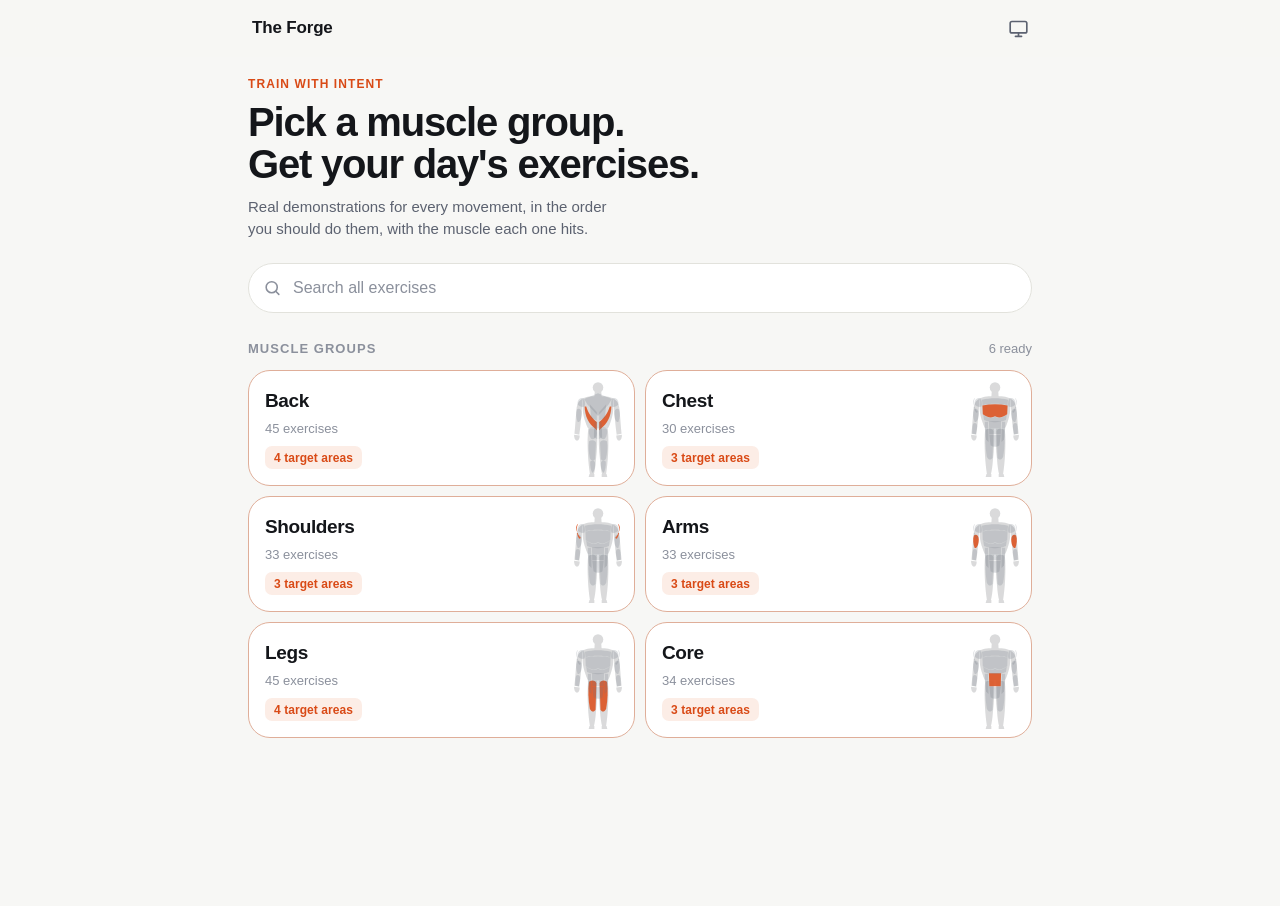
<file: index.html>
<!doctype html>
<html lang="en">
<head>
<meta charset="utf-8">
<meta name="viewport" content="width=device-width, initial-scale=1, viewport-fit=cover">
<title>The Forge — Train with intent</title>
<meta name="description" content="The Forge — real exercise demonstrations by muscle group, with one-tap workout building.">
<meta name="theme-color" content="#0A0B0D">
<link rel="manifest" href="./manifest.webmanifest">
<link rel="icon" href="./icons/icon-192.png" sizes="192x192">
<link rel="apple-touch-icon" href="./icons/apple-touch-icon.png">
<meta name="apple-mobile-web-app-capable" content="yes">
<meta name="apple-mobile-web-app-status-bar-style" content="black-translucent">
<meta name="apple-mobile-web-app-title" content="The Forge">
<link rel="stylesheet" href="./css/app.css">
</head>
<body>
  <header class="bar" id="bar"></header>
  <main id="app"></main>
  <script type="module" src="./js/app.js"></script>
</body>
</html>
</file>
<file: css/app.css>
/* ============================================================
   Tokens.  Light is the base; dark overrides only the colours.
   Theme resolution: [data-theme] wins, otherwise the OS setting.
   ============================================================ */
:root {
  --bg:        #F7F7F5;
  --surface:   #FFFFFF;
  --surface-2: #F0F0ED;
  --surface-3: #E4E4DF;
  --line:      #E2E2DC;
  --line-soft: #EDEDE8;
  --text:      #14161A;
  --text-2:    #5C6270;
  --text-3:    #8B909C;
  --accent:    #D94A16;
  --accent-2:  #B93C0F;
  --accent-bg: #FCEDE6;
  --body:      #2B2F38;
  --equip:     #B4BAC4;
  --equip-solid: #6E7684;
  --ok:        #1F8A4C;
  --shadow:    0 1px 2px rgba(20, 22, 26, .05), 0 8px 24px -12px rgba(20, 22, 26, .16);
  --shadow-lg: 0 2px 6px rgba(20, 22, 26, .06), 0 24px 48px -20px rgba(20, 22, 26, .28);

  --r-sm: 10px; --r: 16px; --r-lg: 22px; --r-xl: 28px;
  --pad: 18px;
  --tap: 44px;
  --maxw: 820px;
  --ease: cubic-bezier(.22, 1, .36, 1);
  color-scheme: light;
}

@media (prefers-color-scheme: dark) {
  :root:not([data-theme="light"]) {
    --bg:        #0A0B0D;
    --surface:   #131519;
    --surface-2: #1A1D22;
    --surface-3: #23272E;
    --line:      #24282F;
    --line-soft: #1B1E24;
    --text:      #F3F5F7;
    --text-2:    #9BA3B0;
    --text-3:    #6B7280;
    --accent:    #FF7A45;
    --accent-2:  #FFA075;
    --accent-bg: #2A1710;
    --body:      #C9D0DA;
    --equip:     #454C58;
    --equip-solid: #7D8593;
    --ok:        #3DD68C;
    --shadow:    0 1px 2px rgba(0, 0, 0, .5), 0 8px 24px -12px rgba(0, 0, 0, .7);
    --shadow-lg: 0 2px 6px rgba(0, 0, 0, .5), 0 24px 48px -20px rgba(0, 0, 0, .8);
    color-scheme: dark;
  }
}

:root[data-theme="dark"] {
  --bg:        #0A0B0D;
  --surface:   #131519;
  --surface-2: #1A1D22;
  --surface-3: #23272E;
  --line:      #24282F;
  --line-soft: #1B1E24;
  --text:      #F3F5F7;
  --text-2:    #9BA3B0;
  --text-3:    #6B7280;
  --accent:    #FF7A45;
  --accent-2:  #FFA075;
  --accent-bg: #2A1710;
  --body:      #C9D0DA;
  --equip:     #454C58;
  --equip-solid: #7D8593;
  --ok:        #3DD68C;
  --shadow:    0 1px 2px rgba(0, 0, 0, .5), 0 8px 24px -12px rgba(0, 0, 0, .7);
  --shadow-lg: 0 2px 6px rgba(0, 0, 0, .5), 0 24px 48px -20px rgba(0, 0, 0, .8);
  color-scheme: dark;
}

/* ============================================================
   Base
   ============================================================ */
* { box-sizing: border-box; }
html, body { height: 100%; }
html { -webkit-text-size-adjust: 100%; }
body {
  margin: 0;
  background: var(--bg);
  color: var(--text);
  font: 400 16px/1.5 ui-sans-serif, -apple-system, "SF Pro Text", "Segoe UI", Roboto, "Helvetica Neue", sans-serif;
  -webkit-font-smoothing: antialiased;
  overscroll-behavior-y: none;
  padding-bottom: env(safe-area-inset-bottom);
}
h1, h2, h3, p { margin: 0; }
button { font: inherit; color: inherit; background: none; border: 0; cursor: pointer; -webkit-tap-highlight-color: transparent; }
:focus-visible { outline: 2px solid var(--accent); outline-offset: 3px; border-radius: 6px; }
[hidden] { display: none !important; }

.wrap { max-width: var(--maxw); margin: 0 auto; padding: 0 var(--pad); }

/* ============================================================
   App bar
   ============================================================ */
.bar {
  position: sticky; top: 0; z-index: 40;
  background: color-mix(in srgb, var(--bg) 82%, transparent);
  backdrop-filter: saturate(180%) blur(16px);
  -webkit-backdrop-filter: saturate(180%) blur(16px);
  border-bottom: 1px solid transparent;
  transition: border-color .2s;
  padding-top: env(safe-area-inset-top);
}
.bar.is-stuck { border-bottom-color: var(--line); }
.bar-in {
  max-width: var(--maxw); margin: 0 auto;
  display: flex; align-items: center; gap: 6px;
  height: 56px; padding: 0 calc(var(--pad) - 8px);
}
.bar-title { font-size: 17px; font-weight: 640; letter-spacing: -.01em; flex: 1; min-width: 0;
  overflow: hidden; text-overflow: ellipsis; white-space: nowrap; }
.icon-btn {
  width: var(--tap); height: var(--tap); flex: none;
  display: grid; place-items: center; border-radius: 12px;
  color: var(--text-2); transition: background .16s, color .16s;
}
.icon-btn:hover { background: var(--surface-2); color: var(--text); }
.icon-btn:active { transform: scale(.94); }
.icon-btn svg { width: 21px; height: 21px; fill: none; stroke: currentColor; stroke-width: 1.9;
  stroke-linecap: round; stroke-linejoin: round; }

/* ============================================================
   Screens & transitions
   ============================================================ */
main { padding: 8px 0 168px; }
.screen { animation: rise .34s var(--ease) both; }
@keyframes rise { from { opacity: 0; transform: translateY(8px); } }

.hero { padding: 10px 0 22px; }
.eyebrow { font-size: 12px; font-weight: 640; letter-spacing: .09em; text-transform: uppercase; color: var(--accent); }
.hero h1 { font-size: clamp(30px, 8vw, 40px); line-height: 1.06; letter-spacing: -.03em; font-weight: 700; margin-top: 8px; }
.hero p { color: var(--text-2); margin-top: 10px; font-size: 15px; max-width: 46ch; }

.section-head { display: flex; align-items: center; justify-content: space-between; gap: 12px; margin: 26px 0 12px; }
.section-head h2 { font-size: 13px; font-weight: 660; letter-spacing: .08em; text-transform: uppercase; color: var(--text-3); }
.section-head .count { font-size: 13px; color: var(--text-3); font-variant-numeric: tabular-nums; }

/* ============================================================
   Buttons
   ============================================================ */
.btn {
  display: inline-flex; align-items: center; justify-content: center; gap: 9px;
  min-height: 52px; padding: 0 22px; width: 100%;
  border-radius: var(--r); font-size: 16px; font-weight: 620; letter-spacing: -.01em;
  background: var(--accent); color: #fff;
  transition: transform .14s var(--ease), filter .16s, box-shadow .16s;
  box-shadow: 0 6px 18px -8px color-mix(in srgb, var(--accent) 70%, transparent);
}
.btn:hover { filter: brightness(1.06); }
.btn:active { transform: scale(.985); }
.btn svg { width: 19px; height: 19px; fill: none; stroke: currentColor; stroke-width: 2; stroke-linecap: round; stroke-linejoin: round; }
.btn-ghost {
  background: var(--surface); color: var(--text);
  border: 1px solid var(--line); box-shadow: none;
}
.btn-ghost:hover { background: var(--surface-2); filter: none; }
.btn-row { display: flex; gap: 10px; }
.btn-sm { min-height: 40px; font-size: 14px; padding: 0 14px; width: auto; border-radius: 12px; }

/* ============================================================
   Search
   ============================================================ */
.search { position: relative; }
.search > svg { position: absolute; left: 15px; top: 50%; transform: translateY(-50%);
  width: 19px; height: 19px; fill: none; stroke: var(--text-3); stroke-width: 2;
  stroke-linecap: round; pointer-events: none; }
.search input {
  width: 100%; height: 50px; padding: 0 50px 0 44px; border-radius: 999px;
  background: var(--surface); color: var(--text); border: 1px solid var(--line);
  font: inherit; font-size: 16px; /* 16px or iOS zooms the page on focus */
  -webkit-appearance: none; appearance: none; transition: border-color .16s;
}
.search input::placeholder { color: var(--text-3); }
.search input:focus { outline: none; border-color: var(--accent); }
.search input::-webkit-search-cancel-button { display: none; }
.search-clear {
  position: absolute; right: 5px; top: 50%; transform: translateY(-50%);
  width: var(--tap); height: var(--tap); border-radius: 999px;
  display: grid; place-items: center; color: var(--text-2);
}
.search-clear:hover { background: var(--surface-2); color: var(--text); }
.search-clear svg { width: 18px; height: 18px; fill: none; stroke: currentColor; stroke-width: 2; stroke-linecap: round; }

/* ============================================================
   Filter chips
   ============================================================ */
.chips { display: flex; gap: 8px; overflow-x: auto; scrollbar-width: none;
  padding: 4px calc(var(--pad)) 4px; margin: 0 calc(var(--pad) * -1); scroll-padding: var(--pad); }
.chips::-webkit-scrollbar { display: none; }
.chip {
  flex: none; height: 36px; padding: 0 15px; border-radius: 999px;
  font-size: 14px; font-weight: 560; white-space: nowrap;
  background: var(--surface); color: var(--text-2); border: 1px solid var(--line);
  transition: all .16s var(--ease);
}
.chip[aria-pressed="true"] { background: var(--text); color: var(--bg); border-color: var(--text); }
.chip:active { transform: scale(.96); }

/* ============================================================
   Exercise cards
   ============================================================ */
.grid { display: grid; gap: 10px; grid-template-columns: 1fr; }
@media (min-width: 700px) { .grid { grid-template-columns: 1fr 1fr; } }

.card {
  display: flex; align-items: center; gap: 14px; width: 100%; text-align: left;
  background: var(--surface); border: 1px solid var(--line);
  border-radius: var(--r-lg); padding: 12px;
  transition: transform .18s var(--ease), border-color .18s, box-shadow .18s;
}
.card:hover { border-color: var(--surface-3); box-shadow: var(--shadow); }
.card:active { transform: scale(.985); }
.card-body { flex: 1; min-width: 0; }
.card-name { font-size: 16px; font-weight: 620; letter-spacing: -.012em; line-height: 1.25; }
.card-meta { display: flex; align-items: center; gap: 7px; margin-top: 7px; flex-wrap: wrap; }
.card-sub { font-size: 13px; color: var(--text-3); margin-top: 5px; }
.card-go { color: var(--text-3); flex: none; }
.card-go svg { width: 18px; height: 18px; fill: none; stroke: currentColor; stroke-width: 2; stroke-linecap: round; stroke-linejoin: round; }

.thumb {
  flex: none; width: 104px; height: 104px; border-radius: 15px;
  background: var(--surface-2); overflow: hidden; position: relative;
}
.thumb-img { width: 100%; height: 100%; object-fit: cover; display: block; }
.slot-num {
  position: absolute; left: 5px; top: 5px; z-index: 2;
  min-width: 20px; height: 20px; padding: 0 6px; border-radius: 10px;
  display: grid; place-items: center;
  font-size: 11.5px; font-weight: 700;
  background: var(--accent); color: #fff;
}
/* The bodyweight finisher: an extra movement on top of the chosen length, so
   it is marked as a bonus rather than numbered into the sequence. */
.slot.is-bonus { border-style: dashed; }
.slot.is-bonus .slot-num { background: var(--equip-solid); }

/* Chips that label the target muscle and the kit you need */
.tag {
  display: inline-flex; align-items: center; gap: 5px; height: 23px; padding: 0 9px;
  border-radius: 7px; font-size: 12px; font-weight: 600; letter-spacing: .005em;
  background: var(--surface-2); color: var(--text-2); white-space: nowrap;
}
.tag-muscle { background: var(--accent-bg); color: var(--accent); }
.tag-dot { width: 6px; height: 6px; border-radius: 50%; background: currentColor; opacity: .85; }
/* Compound vs isolation. Outlined rather than filled, so it reads as a
   property of the movement and not as another chip like the equipment tag. */
.tag-pattern {
  background: transparent; border: 1px solid var(--line); color: var(--text-2);
  /* A secondary attribute, and it shares a narrow column with the muscle tag
     and the rep line on a phone — so it is deliberately the smallest chip. */
  height: 21px; padding: 0 7px; font-size: 11px;
}

/* ============================================================
   Muscle-group tiles (home)
   ============================================================ */
.tiles { display: grid; gap: 10px; grid-template-columns: 1fr 1fr; }
.tile {
  position: relative; text-align: left; padding: 16px; min-height: 116px;
  border-radius: var(--r-lg); border: 1px solid var(--line); background: var(--surface);
  display: flex; flex-direction: column; justify-content: space-between;
  transition: transform .18s var(--ease), border-color .18s, box-shadow .18s;
}
.tile:hover { box-shadow: var(--shadow); }
.tile:active { transform: scale(.98); }
.tile-name { font-size: 19px; font-weight: 680; letter-spacing: -.02em; }
.tile-sub { font-size: 13px; color: var(--text-3); margin-top: 3px; }
.tile.is-soon { opacity: .5; }
.tile-art { position: absolute; right: 10px; top: 10px; width: 52px; height: 60px; opacity: .9; }
.tile.is-live { border-color: color-mix(in srgb, var(--accent) 34%, var(--line)); }

/* ============================================================
   Detail screen
   ============================================================ */
.stage {
  background: var(--surface); border: 1px solid var(--line);
  border-radius: var(--r-xl); padding: 8px; margin-top: 4px;
  display: grid; gap: 8px; grid-template-columns: 1fr;
}
@media (min-width: 620px) { .stage { grid-template-columns: 1.35fr .95fr; } }
.stage-fig { background: var(--surface-2); border-radius: var(--r-lg); position: relative; overflow: hidden; }
.stage-fig.photo { aspect-ratio: 3 / 2; cursor: pointer; }
.stage-anat {
  background: var(--surface-2); border-radius: var(--r-lg); padding: 14px;
  display: flex; flex-direction: column; align-items: center; gap: 10px;
}
.stage-anat .anatomy { width: 100%; max-width: 150px; height: auto; }
.anat-label { text-align: center; }
.anat-label .n { font-size: 15px; font-weight: 640; letter-spacing: -.01em; color: var(--accent); }
.anat-label .b { font-size: 12.5px; color: var(--text-3); margin-top: 3px; line-height: 1.42; }
.demo-img {
  position: absolute; inset: 0; width: 100%; height: 100%; object-fit: cover;
  opacity: 0; transition: opacity .55s var(--ease);
}
.demo-img.is-active { opacity: 1; }
.pose-label {
  position: absolute; left: 12px; top: 12px; z-index: 2; pointer-events: none;
  font-size: 12px; font-weight: 640; letter-spacing: .04em; text-transform: uppercase;
  color: #fff; background: rgba(10, 11, 13, .55);
  backdrop-filter: blur(6px);
  padding: 4px 10px; border-radius: 999px;
}

.play-toggle {
  position: absolute; right: 10px; bottom: 10px; z-index: 2; width: 38px; height: 38px;
  border-radius: 50%; display: grid; place-items: center;
  background: rgba(10, 11, 13, .55); backdrop-filter: blur(8px);
  border: 1px solid rgba(255, 255, 255, .18); color: #fff;
}
.play-toggle svg { width: 16px; height: 16px; fill: currentColor; stroke: none; }

.facts { display: grid; grid-template-columns: repeat(auto-fit, minmax(104px, 1fr)); gap: 8px; margin-top: 12px; }
.fact { background: var(--surface); border: 1px solid var(--line); border-radius: var(--r); padding: 11px 12px; min-width: 0; }
.fact dt { font-size: 10.5px; font-weight: 640; letter-spacing: .06em; text-transform: uppercase; color: var(--text-3); white-space: nowrap; }
.fact dd { margin: 5px 0 0; font-size: 13.5px; font-weight: 600; letter-spacing: -.012em; line-height: 1.3; overflow-wrap: anywhere; }

.steps { counter-reset: s; display: grid; gap: 12px; margin-top: 12px; }
.step { display: flex; gap: 13px; align-items: flex-start; }
.step::before {
  counter-increment: s; content: counter(s);
  flex: none; width: 25px; height: 25px; border-radius: 50%;
  background: var(--surface-3); color: var(--text-2);
  font-size: 12.5px; font-weight: 680; display: grid; place-items: center; margin-top: 1px;
}
.step p { font-size: 15px; line-height: 1.5; color: var(--text); }

.cues { display: grid; gap: 8px; margin-top: 12px; }
.cue {
  display: flex; gap: 10px; align-items: flex-start;
  background: var(--accent-bg); border-radius: var(--r); padding: 11px 13px;
  font-size: 14px; line-height: 1.45; color: var(--text);
}
.cue svg { width: 16px; height: 16px; flex: none; margin-top: 2px; stroke: var(--accent); fill: none; stroke-width: 2; stroke-linecap: round; stroke-linejoin: round; }

/* ============================================================
   Workout screen
   ============================================================ */
.progress {
  display: flex; align-items: center; gap: 14px;
  background: var(--surface); border: 1px solid var(--line);
  border-radius: var(--r-lg); padding: 14px 16px; margin-bottom: 14px;
}
.ring { width: 46px; height: 46px; flex: none; transform: rotate(-90deg); }
.ring circle { fill: none; stroke-width: 5; }  /* cap is set per-element, so 0% shows nothing */
.ring .trk { stroke: var(--surface-3); }
.ring .val { stroke: var(--accent); transition: stroke-dasharray .45s var(--ease); }
.progress-txt { flex: 1; min-width: 0; }
.progress-txt .t { font-size: 15px; font-weight: 640; letter-spacing: -.01em; }
.progress-txt .s { font-size: 13px; color: var(--text-3); margin-top: 2px; }

.slot {
  display: flex; align-items: center; gap: 12px;
  background: var(--surface); border: 1px solid var(--line);
  border-radius: var(--r-lg); padding: 10px; gap: 8px; transition: opacity .25s, border-color .2s;
}
.slot.is-done { opacity: .48; }
.slot.is-done .slot-name { text-decoration: line-through; text-decoration-thickness: 1.5px; }
.slot-open { display: flex; align-items: center; gap: 12px; flex: 1; min-width: 0; text-align: left; }
.slot .thumb { width: 72px; height: 72px; border-radius: 13px; }
.slot-name { font-size: 15.5px; font-weight: 620; letter-spacing: -.012em; line-height: 1.25;
  display: -webkit-box; -webkit-line-clamp: 2; -webkit-box-orient: vertical; overflow: hidden; }
.slot-body { flex: 1; min-width: 0; }
.slot-meta { display: flex; align-items: center; gap: 8px; margin-top: 6px; min-width: 0; flex-wrap: wrap; }
.slot-meta .tag { flex: none; }
.slot-reps { font-size: 12.5px; color: var(--text-3); white-space: nowrap; overflow: hidden; text-overflow: ellipsis; }
.slot-open { gap: 11px; }
.tick {
  width: 32px; height: 32px; flex: none; border-radius: 50%;
  border: 2px solid var(--line); display: grid; place-items: center;
  color: transparent; transition: all .18s var(--ease);
}
.tick svg { width: 16px; height: 16px; fill: none; stroke: currentColor; stroke-width: 2.6; stroke-linecap: round; stroke-linejoin: round; }
.slot.is-done .tick { background: var(--ok); border-color: var(--ok); color: #fff; }
.tick:active { transform: scale(.88); }
.slot-swap { width: 30px; height: 30px; flex: none; border-radius: 50%; display: grid; place-items: center; color: var(--text-3); }
.slot-swap:hover { background: var(--surface-2); color: var(--text); }
.slot-swap svg { width: 16px; height: 16px; fill: none; stroke: currentColor; stroke-width: 2; stroke-linecap: round; stroke-linejoin: round; }

.stack { display: grid; gap: 10px; }

.empty { text-align: center; padding: 44px 20px; color: var(--text-3); }
.empty .e-t { font-size: 16px; font-weight: 600; color: var(--text-2); }
.empty .e-s { font-size: 14px; margin-top: 6px; }

/* Sticky action bar at the bottom of the group screen */
.dock {
  position: fixed; left: 0; right: 0; bottom: 0; z-index: 30;
  padding: 26px var(--pad) calc(12px + env(safe-area-inset-bottom));
  /* Tall enough to cover the length selector as well as the button, so list
     content does not show through between them. */
  background: linear-gradient(to top,
    var(--bg) 0%, var(--bg) 62%,
    color-mix(in srgb, var(--bg) 86%, transparent) 82%,
    transparent 100%);
  pointer-events: none;
}
.dock > * { max-width: var(--maxw); margin: 0 auto; pointer-events: auto; }
.dock-in { display: flex; flex-direction: column; gap: 9px; }

.seg { display: flex; align-items: center; gap: 6px; align-self: center;
  background: var(--surface); border: 1px solid var(--line);
  border-radius: 999px; padding: 4px 4px 4px 13px; box-shadow: var(--shadow); }
.seg-label { font-size: 12.5px; font-weight: 560; color: var(--text-3); margin-right: 2px; }
.seg-btn { width: 32px; height: 32px; border-radius: 50%; font-size: 14px; font-weight: 640;
  color: var(--text-2); transition: background .16s, color .16s; }
.seg-btn[aria-pressed="true"] { background: var(--text); color: var(--bg); }
.seg-btn:active { transform: scale(.92); }

/* ============================================================
   Anatomy map
   ============================================================ */
.anatomy .an-body { fill: color-mix(in srgb, var(--text-3) 26%, var(--surface-2)); }
.anatomy .an-limb { opacity: .55; }
.anatomy .an-edge { fill: none; stroke: var(--text-3); stroke-width: 1.6; opacity: .5; }
.anatomy .an-spine { stroke: var(--text-3); stroke-width: 1.2; opacity: .3; stroke-dasharray: 2 5; }
.anatomy .an-muscle { fill: var(--text-2); opacity: .22; transition: opacity .3s, fill .3s; }
.anatomy .an-muscle.is-secondary { fill: var(--accent); opacity: .3; }
.anatomy .an-muscle.is-primary { fill: var(--accent); opacity: .95; animation: throb 2.6s var(--ease) infinite; }
@keyframes throb { 0%, 100% { opacity: .78; } 50% { opacity: 1; } }

/* Small inline anatomy badge used in section headers */
.anat-mini { display: inline-grid; place-items: center; width: 26px; height: 26px; flex: none; }
.anat-mini svg { width: 100%; height: 100%; display: block; }

@media (prefers-reduced-motion: reduce) {
  *, *::before, *::after { animation-duration: .001ms !important; animation-iteration-count: 1 !important; transition-duration: .001ms !important; }
}
</file>
